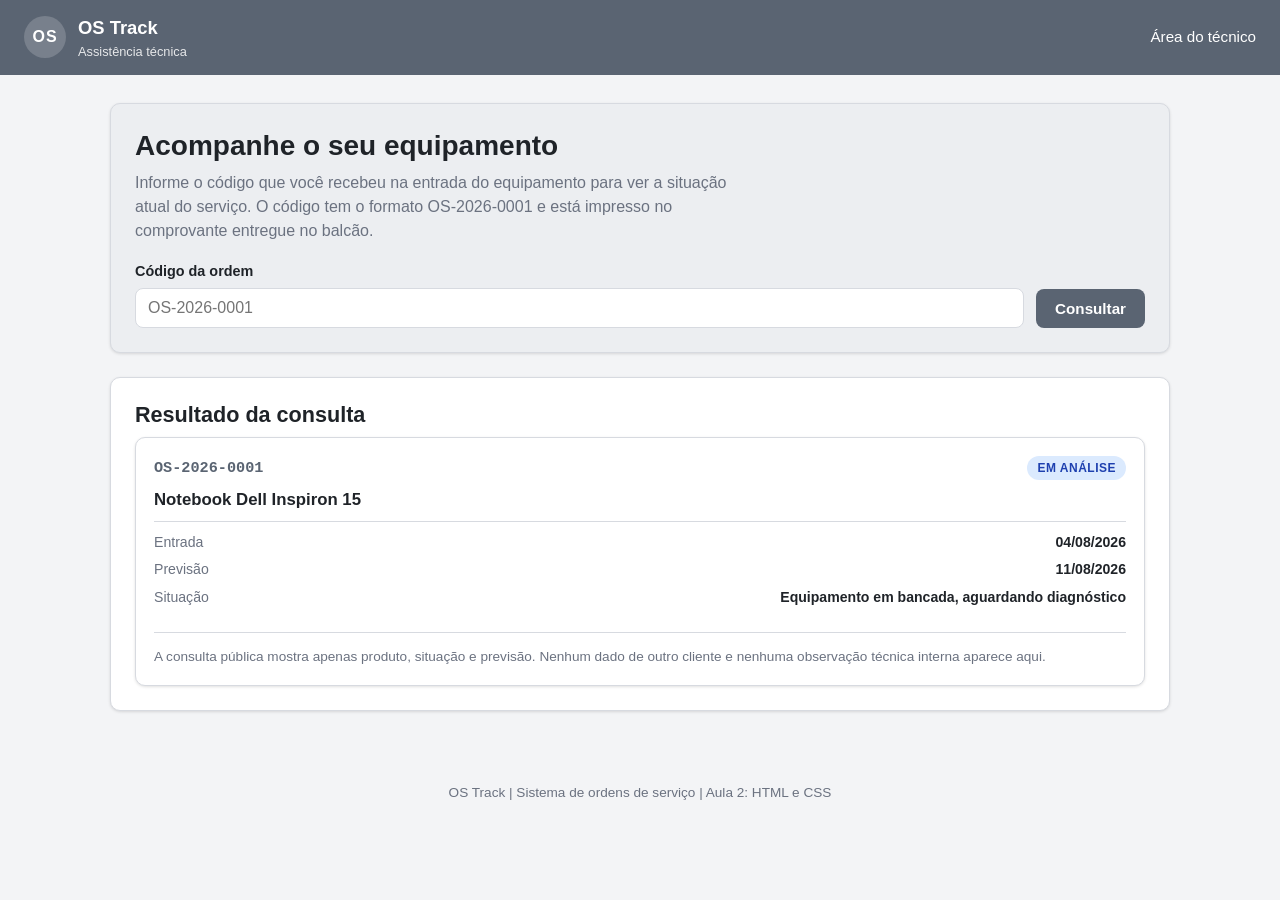
<file: public/index.html>
<!DOCTYPE html>
<html lang="pt-BR">
<head>
  <meta charset="UTF-8">
  <meta name="viewport" content="width=device-width, initial-scale=1.0">
  <title>Consulta de ordem de servico | OS Track</title>
  <link rel="stylesheet" href="css/style.css">
</head>
<body>

  <!--
    CABECALHO
    A tag header marca o topo da pagina. A tag nav marca um bloco de navegacao.
    Nenhuma das duas muda a aparencia sozinha: elas dizem ao navegador,
    ao leitor de tela e ao buscador qual e o papel daquele trecho.
  -->
  <header class="cabecalho">
    <div class="marca">
      <span class="marca-simbolo">OS</span>
      <div>
        <p class="marca-nome">OS Track</p>
        <p class="marca-slogan">Assistência técnica</p>
      </div>
    </div>
    <nav class="menu">
      <a href="login.html">Área do técnico</a>
    </nav>
  </header>

  <!--
    CONTEUDO PRINCIPAL
    A tag main marca o conteudo central da pagina. Existe apenas uma por documento.
  -->
  <main class="conteudo">

    <section class="bloco bloco-destaque">
      <h1>Acompanhe o seu equipamento</h1>
      <p class="texto-apoio">
        Informe o código que você recebeu na entrada do equipamento para ver a situação
        atual do serviço. O código tem o formato OS-2026-0001 e está impresso no
        comprovante entregue no balcão.
      </p>

      <!--
        FORMULARIO DE CONSULTA
        O atributo for da label aponta para o atributo id do input.
        Isso liga os dois: clicar no texto da label coloca o cursor no campo,
        e o leitor de tela anuncia o nome do campo corretamente.
      -->
      <form class="form-consulta">
        <div class="campo">
          <label for="codigo">Código da ordem</label>
          <input
            type="text"
            id="codigo"
            name="codigo"
            placeholder="OS-2026-0001"
            required>
        </div>
        <button type="submit" class="botao botao-principal">Consultar</button>
      </form>
    </section>

    <!--
      RESULTADO DA CONSULTA
      Nesta aula os dados sao fixos, escritos direto no HTML.
      Na aula 3 este bloco passa a ser gerado por JavaScript,
      e na aula 6 os dados passam a vir do banco de dados.
    -->
    <section class="bloco">
      <h2>Resultado da consulta</h2>

      <article class="cartao-resultado">
        <div class="cartao-topo">
          <span class="cartao-codigo">OS-2026-0001</span>
          <span class="etiqueta etiqueta-em-analise">em análise</span>
        </div>

        <h3 class="cartao-titulo">Notebook Dell Inspiron 15</h3>

        <dl class="lista-dados">
          <div class="linha-dado">
            <dt>Entrada</dt>
            <dd>04/08/2026</dd>
          </div>
          <div class="linha-dado">
            <dt>Previsão</dt>
            <dd>11/08/2026</dd>
          </div>
          <div class="linha-dado">
            <dt>Situação</dt>
            <dd>Equipamento em bancada, aguardando diagnóstico</dd>
          </div>
        </dl>

        <p class="observacao">
          A consulta pública mostra apenas produto, situação e previsão. Nenhum dado de
          outro cliente e nenhuma observação técnica interna aparece aqui.
        </p>
      </article>
    </section>

  </main>

  <footer class="rodape">
    <p>OS Track | Sistema de ordens de serviço | Aula 2: HTML e CSS</p>
  </footer>

</body>
</html>
</file>
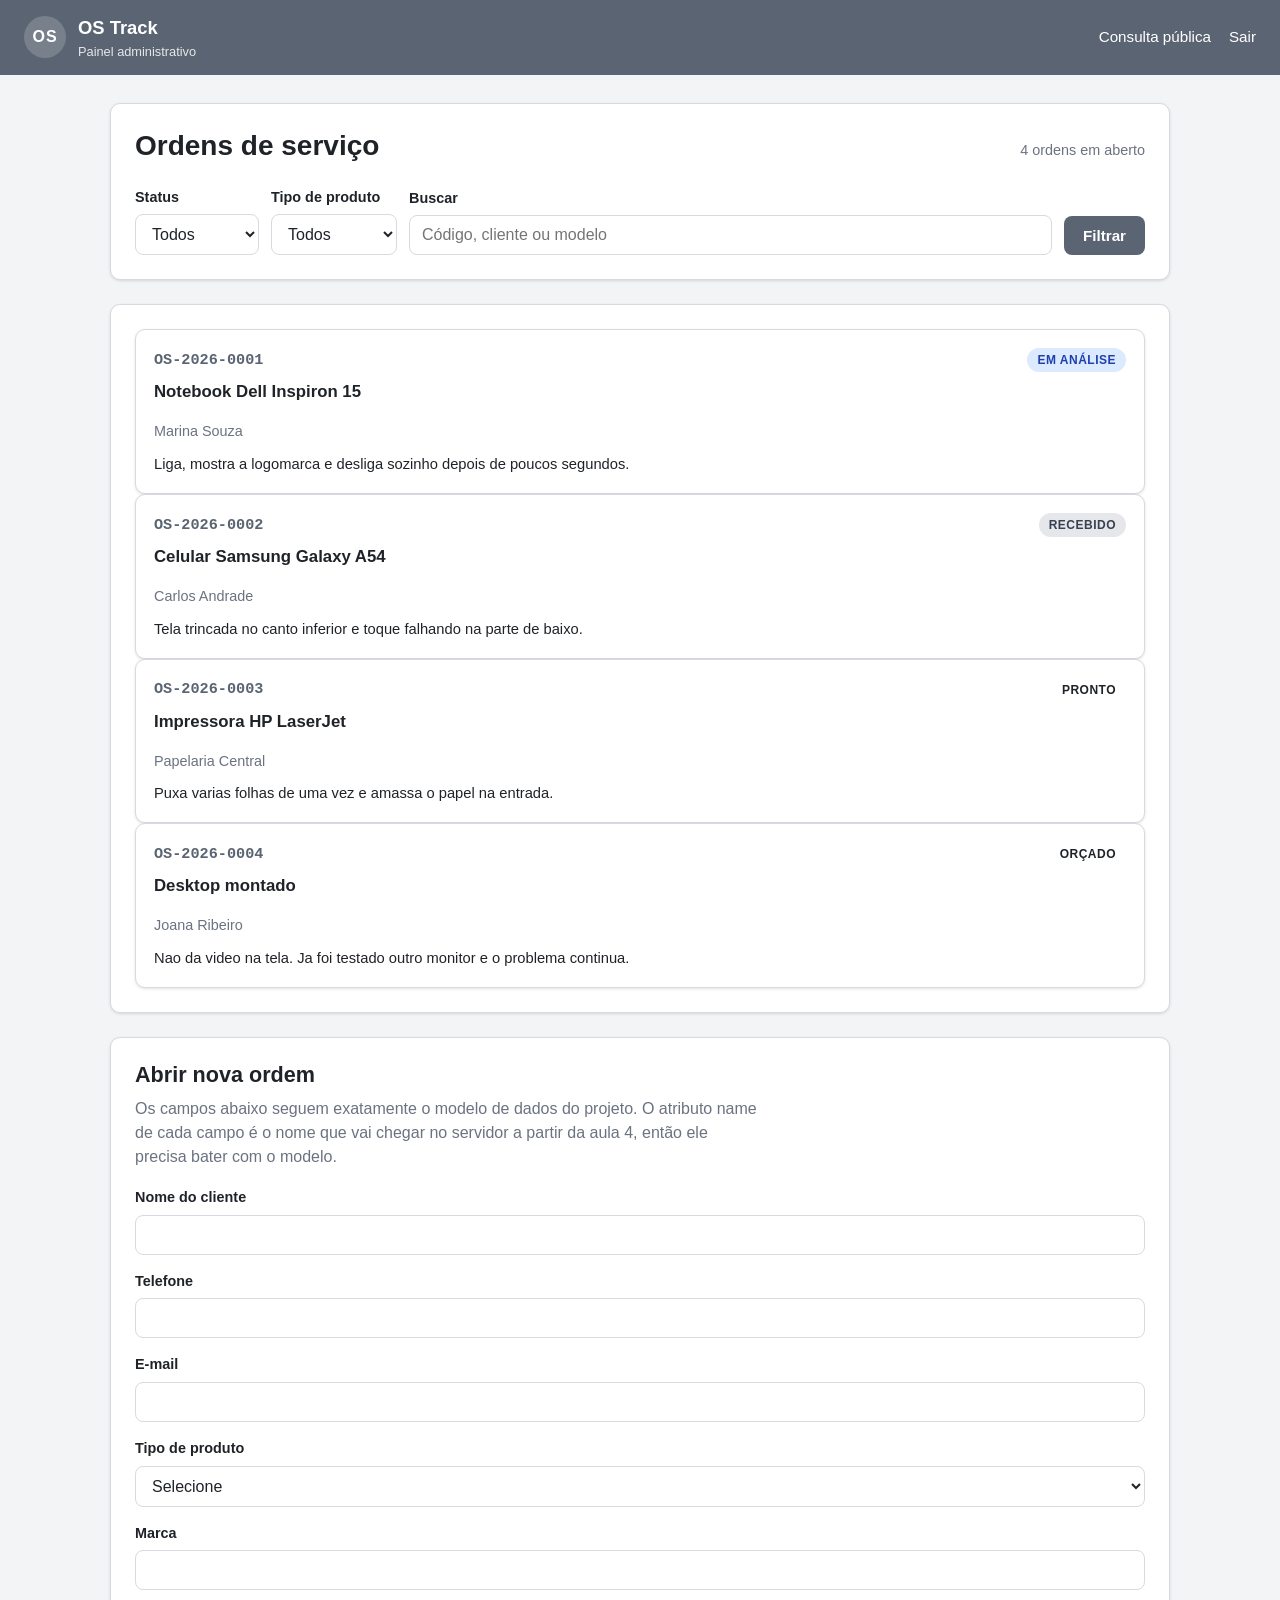
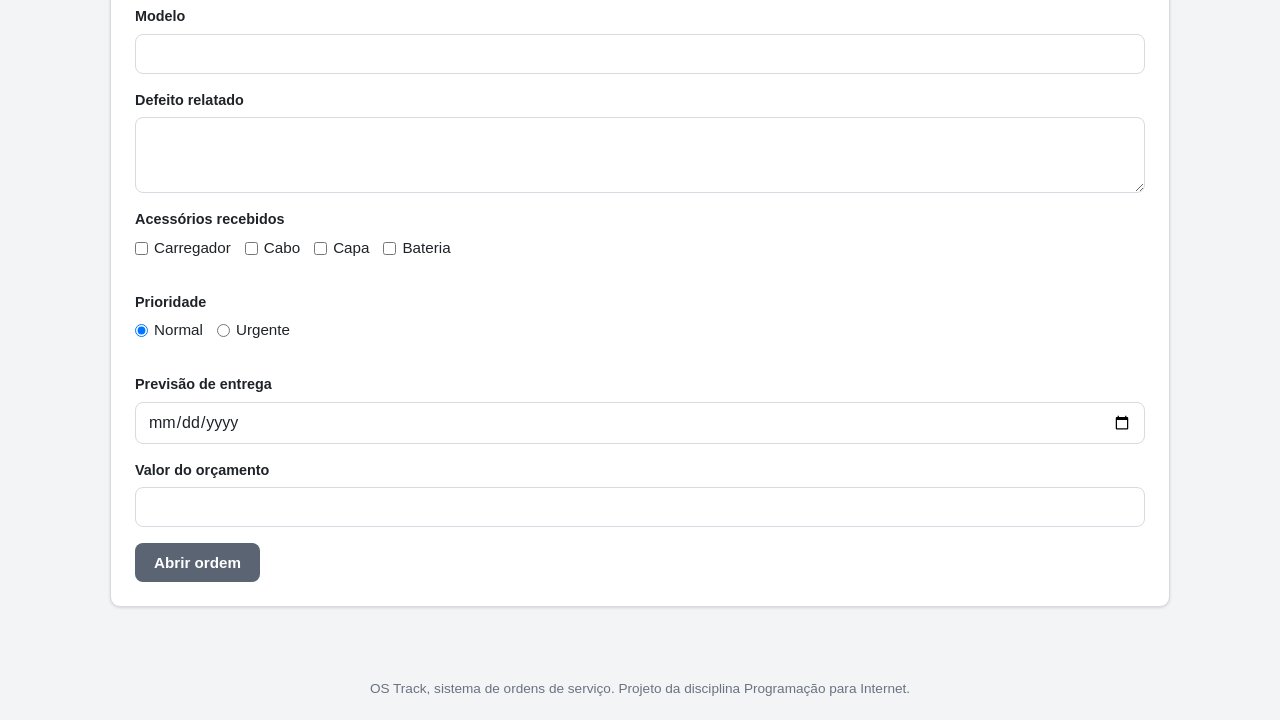
<file: public/admin.html>
<!DOCTYPE html>
<html lang="pt-BR">
<head>
  <meta charset="UTF-8">
  <meta name="viewport" content="width=device-width, initial-scale=1.0">
  <title>Painel administrativo | OS Track</title>
  <link rel="stylesheet" href="css/style.css">

  <!--
    ESTILO DA AULA 3
    Esta regra estiliza a mensagem que aparece quando o filtro nao encontra
    nenhuma ordem. Ela fica aqui dentro do admin.html de proposito, para voce
    nao precisar mexer no seu style.css e manter a sua identidade da aula 2.
  -->
  <style>
    .aviso-vazio {
      grid-column: 1 / -1;
      padding: 32px;
      text-align: center;
      color: #6b7280;
      background-color: #f9fafb;
      border: 1px dashed #d1d5db;
      border-radius: 12px;
      font-size: 15px;
    }
  </style>
</head>
<body>

  <header class="cabecalho">
    <div class="marca">
      <span class="marca-simbolo">OS</span>
      <div>
        <p class="marca-nome">OS Track</p>
        <p class="marca-slogan">Painel administrativo</p>
      </div>
    </div>
    <nav class="menu">
      <a href="index.html">Consulta pública</a>
      <a href="login.html" class="link-sair">Sair</a>
    </nav>
  </header>

  <main class="conteudo">

    <!--
      BARRA DE FILTROS
      Na aula 2 estes filtros eram apenas visuais, nao filtravam nada.
      Na aula 3 o filtro de status passa a funcionar de verdade, pelo admin.js.
      O filtro de tipo e a busca continuam so na interface por enquanto:
      eles ganham vida na aula 6, quando a listagem vier do banco de dados.
    -->
    <section class="bloco">
      <div class="titulo-secao">
        <h1>Ordens de serviço</h1>
        <span class="contador">4 ordens em aberto</span>
      </div>

      <form class="barra-filtros">
        <div class="campo">
          <label for="filtro-status">Status</label>
          <select id="filtro-status" name="status">
            <option value="">Todos</option>
            <option value="recebido">recebido</option>
            <option value="em-analise">em análise</option>
            <option value="orcado">orçado</option>
            <option value="aprovado">aprovado</option>
            <option value="recusado">recusado</option>
            <option value="pronto">pronto</option>
            <option value="entregue">entregue</option>
          </select>
        </div>

        <div class="campo">
          <label for="filtro-tipo">Tipo de produto</label>
          <select id="filtro-tipo" name="tipo">
            <option value="">Todos</option>
            <option value="notebook">notebook</option>
            <option value="desktop">desktop</option>
            <option value="celular">celular</option>
            <option value="impressora">impressora</option>
            <option value="outro">outro</option>
          </select>
        </div>

        <div class="campo campo-cresce">
          <label for="filtro-busca">Buscar</label>
          <input
            type="search"
            id="filtro-busca"
            name="busca"
            placeholder="Código, cliente ou modelo">
        </div>

        <button type="submit" class="botao botao-principal">Filtrar</button>
      </form>
    </section>

    <!--
      GRADE DE ORDENS

      Na aula 2 esta grade vinha cheia, com quatro cartoes escritos a mao aqui
      dentro. Na aula 3 ela comeca VAZIA: quem desenha os cartoes agora e o
      JavaScript, no arquivo js/admin.js, a partir de um array. Ao abrir a
      pagina, o admin.js preenche esta div sozinho.
    -->
    <section class="bloco">
      <div class="grade-ordens">
        <!-- vazio de proposito: o admin.js preenche esta div -->
      </div>
    </section>

    <!--
      FORMULARIO DE ABERTURA DE ORDEM
      Este formulario ja foi completado na aula 2. Nada muda nele hoje.
      Ele passa a enviar dados de verdade a partir da aula 4.
    -->
    <section class="bloco">
      <h2>Abrir nova ordem</h2>
      <p class="texto-apoio">
        Os campos abaixo seguem exatamente o modelo de dados do projeto. O atributo name
        de cada campo é o nome que vai chegar no servidor a partir da aula 4, então ele
        precisa bater com o modelo.
      </p>

      <form class="form-ordem">

        <div class="campo">
          <label for="cliente-nome">Nome do cliente</label>
          <input type="text" id="cliente-nome" name="cliente.nome" required>
        </div>

        <div class="campo">
          <label for="cliente-telefone">Telefone</label>
          <input type="tel" id="cliente-telefone" name="cliente.telefone" required>
        </div>

        <div class="campo">
          <label for="cliente-email">E-mail</label>
          <input type="email" id="cliente-email" name="cliente.email">
        </div>

        <div class="campo">
          <label for="produto-tipo">Tipo de produto</label>
          <select id="produto-tipo" name="produto.tipo" required>
            <option value="">Selecione</option>
            <option value="notebook">notebook</option>
            <option value="desktop">desktop</option>
            <option value="celular">celular</option>
            <option value="impressora">impressora</option>
            <option value="outro">outro</option>
          </select>
        </div>

        <div class="campo">
          <label for="produto-marca">Marca</label>
          <input type="text" id="produto-marca" name="produto.marca" required>
        </div>

        <div class="campo">
          <label for="produto-modelo">Modelo</label>
          <input type="text" id="produto-modelo" name="produto.modelo" required>
        </div>

        <div class="campo campo-largo">
          <label for="defeito-relatado">Defeito relatado</label>
          <textarea id="defeito-relatado" name="defeitoRelatado" rows="3" required></textarea>
        </div>

        <div class="campo campo-largo">
          <label>Acessórios recebidos</label>
          <div class="grupo-opcoes">
            <div class="opcao">
              <input type="checkbox" id="acessorio-carregador" name="acessorios" value="carregador">
              <label for="acessorio-carregador">Carregador</label>
            </div>
            <div class="opcao">
              <input type="checkbox" id="acessorio-cabo" name="acessorios" value="cabo">
              <label for="acessorio-cabo">Cabo</label>
            </div>
            <div class="opcao">
              <input type="checkbox" id="acessorio-capa" name="acessorios" value="capa">
              <label for="acessorio-capa">Capa</label>
            </div>
            <div class="opcao">
              <input type="checkbox" id="acessorio-bateria" name="acessorios" value="bateria">
              <label for="acessorio-bateria">Bateria</label>
            </div>
          </div>
        </div>

        <div class="campo campo-largo">
          <label>Prioridade</label>
          <div class="grupo-opcoes">
            <div class="opcao">
              <input type="radio" id="prioridade-normal" name="prioridade" value="normal" checked>
              <label for="prioridade-normal">Normal</label>
            </div>
            <div class="opcao">
              <input type="radio" id="prioridade-urgente" name="prioridade" value="urgente">
              <label for="prioridade-urgente">Urgente</label>
            </div>
          </div>
        </div>

        <div class="campo">
          <label for="data-previsao">Previsão de entrega</label>
          <input type="date" id="data-previsao" name="dataPrevisao">
        </div>

        <div class="campo">
          <label for="valor-orcamento">Valor do orçamento</label>
          <input type="number" id="valor-orcamento" name="valorOrcamento" step="0.01" min="0">
        </div>

        <div class="form-acoes">
          <button type="submit" class="botao botao-principal">Abrir ordem</button>
        </div>

      </form>
    </section>

  </main>

  <footer class="rodape">
    <p>OS Track, sistema de ordens de serviço. Projeto da disciplina Programação para Internet.</p>
  </footer>

  <!--
    LIGACAO DO JAVASCRIPT
    Esta linha liga o arquivo js/admin.js a esta pagina. Ela fica no fim, pouco
    antes do fecha body, para que o navegador leia todo o HTML acima antes de
    rodar o script. Assim o admin.js encontra a grade e o formulario prontos.
  -->
  <script src="js/admin.js"></script>

</body>
</html>
</file>
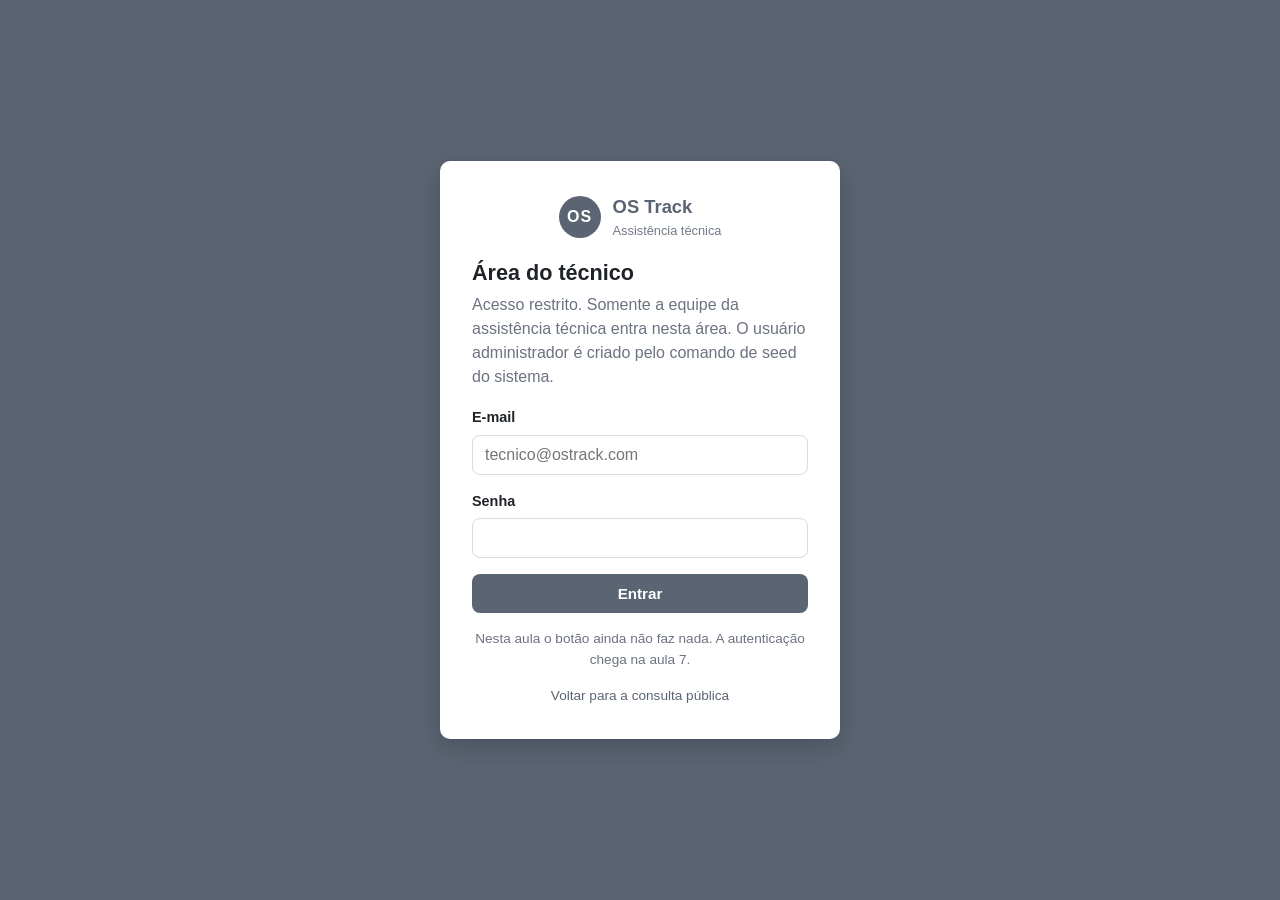
<file: public/login.html>
<!DOCTYPE html>
<html lang="pt-BR">
<head>
  <meta charset="UTF-8">
  <meta name="viewport" content="width=device-width, initial-scale=1.0">
  <title>Entrar | OS Track</title>
  <link rel="stylesheet" href="css/style.css">
</head>
<body class="pagina-login">

  <main class="caixa-login">

    <div class="marca marca-centralizada">
      <span class="marca-simbolo">OS</span>
      <div>
        <p class="marca-nome">OS Track</p>
        <p class="marca-slogan">Assistência técnica</p>
      </div>
    </div>

    <h1>Área do técnico</h1>
    <p class="texto-apoio">
      Acesso restrito. Somente a equipe da assistência técnica entra nesta área.
      O usuário administrador é criado pelo comando de seed do sistema.
    </p>

    <!--
      O tipo password esconde os caracteres digitados na tela.
      Isso e apenas visual: a protecao de verdade e o hash da senha no banco,
      que sera implementado na aula 7 com a biblioteca bcryptjs.
    -->
    <form class="form-login">
      <div class="campo">
        <label for="email">E-mail</label>
        <input
          type="email"
          id="email"
          name="email"
          placeholder="tecnico@ostrack.com"
          required>
      </div>

      <div class="campo">
        <label for="senha">Senha</label>
        <input
          type="password"
          id="senha"
          name="senha"
          minlength="6"
          required>
      </div>

      <button type="submit" class="botao botao-principal botao-largo">Entrar</button>
    </form>

    <p class="aviso-login">
      Nesta aula o botão ainda não faz nada. A autenticação chega na aula 7.
    </p>

    <p class="voltar">
      <a href="index.html">Voltar para a consulta pública</a>
    </p>

  </main>

</body>
</html>
</file>
<file: public/css/style.css>
/* ==========================================================================
   OS Track | Folha de estilo unica do sistema
   Aula 2: HTML e CSS

   Ordem do arquivo:
   1.  Variaveis (identidade visual)
   2.  Reset e base
   3.  Cabecalho e rodape
   4.  Blocos e titulos
   5.  Formularios
   6.  Botoes
   7.  Etiquetas de status
   8.  Cartoes
   9.  Grade de ordens
   10. Tela de login
   11. Responsividade
   ========================================================================== */


/* ==========================================================================
   1. VARIAVEIS
   Tudo que define a identidade visual do sistema mora aqui dentro.
   Trocar estes valores muda as tres telas ao mesmo tempo.

   TODO A: substitua os valores abaixo pela identidade da SUA assistencia tecnica.
   Os valores atuais sao propositalmente sem graca: um cinza neutro.
   Escolha uma cor primaria, uma cor primaria escura para o estado hover,
   e um par de fontes que combine com o negocio.
   Sugestao de ferramentas: coolors.co para a paleta, fonts.google.com para a fonte.
   ========================================================================== */
:root {
  /* Cores da marca */
  --cor-primaria: #5a6472;
  --cor-primaria-escura: #454d59;
  --cor-primaria-clara: #eceef1;

  /* Cores de superficie e texto */
  --cor-fundo: #f3f4f6;
  --cor-superficie: #ffffff;
  --cor-texto: #1f2328;
  --cor-texto-suave: #6b7280;
  --cor-borda: #d7dae0;

  /* Cor de acao destrutiva */
  --cor-perigo: #b3261e;

  /* Tipografia */
  --fonte-titulo: Arial, Helvetica, sans-serif;
  --fonte-texto: Arial, Helvetica, sans-serif;

  /* Medidas reaproveitadas */
  --raio: 10px;
  --espaco: 16px;
  --sombra: 0 1px 3px rgba(0, 0, 0, 0.12);
  --largura-maxima: 1100px;
}


/* ==========================================================================
   2. RESET E BASE
   A regra box-sizing: border-box faz padding e border entrarem na largura
   declarada do elemento. Sem ela, uma caixa de 300px com 20px de padding
   ocupa 340px na tela, e o layout quebra sem motivo aparente.
   ========================================================================== */
* {
  margin: 0;
  padding: 0;
  box-sizing: border-box;
}

body {
  font-family: var(--fonte-texto);
  font-size: 16px;
  line-height: 1.5;
  color: var(--cor-texto);
  background-color: var(--cor-fundo);
}

h1, h2, h3 {
  font-family: var(--fonte-titulo);
  line-height: 1.25;
}

h1 { font-size: 1.75rem; }
h2 { font-size: 1.35rem; }
h3 { font-size: 1.1rem; }

a {
  color: var(--cor-primaria);
  text-decoration: none;
}

a:hover {
  text-decoration: underline;
}

img {
  max-width: 100%;
  display: block;
}


/* ==========================================================================
   3. CABECALHO E RODAPE
   O cabecalho usa Flexbox: os itens ficam lado a lado, e justify-content
   com space-between empurra a marca para a esquerda e o menu para a direita.
   ========================================================================== */
.cabecalho {
  display: flex;
  align-items: center;
  justify-content: space-between;
  gap: var(--espaco);
  flex-wrap: wrap;

  padding: 14px 24px;
  background-color: var(--cor-primaria);
  color: #ffffff;
}

.marca {
  display: flex;
  align-items: center;
  gap: 12px;
}

.marca-simbolo {
  display: flex;
  align-items: center;
  justify-content: center;
  width: 42px;
  height: 42px;
  border-radius: 50%;
  background-color: rgba(255, 255, 255, 0.18);
  font-weight: bold;
  letter-spacing: 1px;
}

.marca-nome {
  font-family: var(--fonte-titulo);
  font-size: 1.15rem;
  font-weight: bold;
}

.marca-slogan {
  font-size: 0.8rem;
  opacity: 0.85;
}

.menu {
  display: flex;
  align-items: center;
  gap: 18px;
}

.menu a {
  color: #ffffff;
  font-size: 0.95rem;
}

.rodape {
  padding: 20px 24px;
  text-align: center;
  font-size: 0.85rem;
  color: var(--cor-texto-suave);
}


/* ==========================================================================
   4. BLOCOS E TITULOS
   ========================================================================== */
.conteudo {
  max-width: var(--largura-maxima);
  margin: 0 auto;
  padding: 28px 20px;
}

.bloco {
  background-color: var(--cor-superficie);
  border: 1px solid var(--cor-borda);
  border-radius: var(--raio);
  box-shadow: var(--sombra);
  padding: 24px;
  margin-bottom: 24px;
}

.bloco-destaque {
  background-color: var(--cor-primaria-clara);
}

.bloco h1,
.bloco h2 {
  margin-bottom: 8px;
}

.titulo-secao {
  display: flex;
  align-items: baseline;
  justify-content: space-between;
  gap: 12px;
  flex-wrap: wrap;
  margin-bottom: 16px;
}

.contador {
  font-size: 0.9rem;
  color: var(--cor-texto-suave);
}

.texto-apoio {
  color: var(--cor-texto-suave);
  margin-bottom: 18px;
  max-width: 70ch;
}

.observacao {
  margin-top: 14px;
  padding-top: 14px;
  border-top: 1px solid var(--cor-borda);
  font-size: 0.85rem;
  color: var(--cor-texto-suave);
}


/* ==========================================================================
   5. FORMULARIOS
   ========================================================================== */
.campo {
  display: flex;
  flex-direction: column;
  gap: 6px;
  margin-bottom: 16px;
}

.campo label {
  font-size: 0.9rem;
  font-weight: bold;
}

input,
select,
textarea {
  font-family: inherit;
  font-size: 1rem;
  color: var(--cor-texto);
  padding: 10px 12px;
  border: 1px solid var(--cor-borda);
  border-radius: 8px;
  background-color: var(--cor-superficie);
}

input:focus,
select:focus,
textarea:focus {
  outline: 2px solid var(--cor-primaria);
  outline-offset: 1px;
}

textarea {
  resize: vertical;
}

fieldset {
  border: 1px solid var(--cor-borda);
  border-radius: var(--raio);
  padding: 18px;
  margin-bottom: 20px;
}

legend {
  padding: 0 8px;
  font-weight: bold;
  font-size: 0.95rem;
  color: var(--cor-primaria);
}

/* Grupo de checkboxes e de radios.
   Aqui a direcao e horizontal, e nao vertical como no campo comum. */
.grupo-opcoes {
  display: flex;
  flex-wrap: wrap;
  gap: 14px;
  margin-bottom: 16px;
}

.opcao {
  display: flex;
  align-items: center;
  gap: 6px;
}

.opcao input {
  width: auto;
  margin: 0;
}

.opcao label {
  font-weight: normal;
  font-size: 0.95rem;
}

/* Formulario de consulta publica: campo e botao lado a lado */
.form-consulta {
  display: flex;
  align-items: flex-end;
  gap: 12px;
  flex-wrap: wrap;
}

.form-consulta .campo {
  flex: 1 1 240px;
  margin-bottom: 0;
}

/* Barra de filtros do painel */
.barra-filtros {
  display: flex;
  align-items: flex-end;
  gap: 12px;
  flex-wrap: wrap;
}

.barra-filtros .campo {
  margin-bottom: 0;
}

.campo-cresce {
  flex: 1 1 220px;
}

.acoes-form {
  display: flex;
  gap: 12px;
}


/* ==========================================================================
   6. BOTOES
   ========================================================================== */
.botao {
  font-family: inherit;
  font-size: 0.95rem;
  font-weight: bold;
  padding: 10px 18px;
  border: 1px solid transparent;
  border-radius: 8px;
  cursor: pointer;
}

.botao-principal {
  background-color: var(--cor-primaria);
  color: #ffffff;
}

.botao-principal:hover {
  background-color: var(--cor-primaria-escura);
}

.botao-secundario {
  background-color: transparent;
  color: var(--cor-primaria);
  border-color: var(--cor-borda);
}

.botao-secundario:hover {
  background-color: var(--cor-primaria-clara);
}

.botao-perigo {
  background-color: transparent;
  color: var(--cor-perigo);
  border-color: var(--cor-perigo);
}

.botao-perigo:hover {
  background-color: var(--cor-perigo);
  color: #ffffff;
}

.botao-largo {
  width: 100%;
}


/* ==========================================================================
   7. ETIQUETAS DE STATUS
   A etiqueta e o unico ponto do sistema em que a cor carrega informacao.
   Duas ja estao prontas como exemplo.

   TODO B: escreva as cinco regras que faltam, seguindo o mesmo padrao das
   duas primeiras. Uma sugestao de logica de cores, que voce pode trocar:
   orcado e aprovado em tons de andamento, recusado em vermelho,
   pronto e entregue em verde.
   Classes que faltam:
   .etiqueta-orcado
   .etiqueta-aprovado
   .etiqueta-recusado
   .etiqueta-pronto
   .etiqueta-entregue
   ========================================================================== */
.etiqueta {
  display: inline-block;
  padding: 3px 10px;
  border-radius: 999px;
  font-size: 0.75rem;
  font-weight: bold;
  text-transform: uppercase;
  letter-spacing: 0.5px;
  white-space: nowrap;
}

.etiqueta-recebido {
  background-color: #e5e7eb;
  color: #374151;
}

.etiqueta-em-analise {
  background-color: #dbeafe;
  color: #1e40af;
}


/* ==========================================================================
   8. CARTOES
   ========================================================================== */
.cartao-ordem,
.cartao-resultado {
  display: flex;
  flex-direction: column;
  gap: 10px;

  background-color: var(--cor-superficie);
  border: 1px solid var(--cor-borda);
  border-radius: var(--raio);
  box-shadow: var(--sombra);
  padding: 18px;
}

.cartao-topo {
  display: flex;
  align-items: center;
  justify-content: space-between;
  gap: 10px;
}

.cartao-codigo {
  font-family: "Courier New", monospace;
  font-weight: bold;
  font-size: 0.95rem;
  color: var(--cor-primaria);
}

.cartao-titulo {
  font-size: 1.05rem;
}

.cartao-cliente {
  font-size: 0.9rem;
  color: var(--cor-texto-suave);
}

.cartao-defeito {
  font-size: 0.92rem;
}

.lista-dados {
  display: flex;
  flex-direction: column;
  gap: 6px;
  padding-top: 10px;
  border-top: 1px solid var(--cor-borda);
}

.linha-dado {
  display: flex;
  justify-content: space-between;
  gap: 12px;
  font-size: 0.88rem;
}

.linha-dado dt {
  color: var(--cor-texto-suave);
}

.linha-dado dd {
  text-align: right;
  font-weight: bold;
}

.cartao-acoes {
  display: flex;
  gap: 10px;
  margin-top: 4px;
}

.cartao-acoes .botao {
  flex: 1;
  padding: 8px 12px;
  font-size: 0.88rem;
}


/* ==========================================================================
   9. GRADE DE ORDENS

   TODO C: transforme a div com a classe grade-ordens em uma grade.
   Sem esta regra os cartoes ficam empilhados, um embaixo do outro.
   O que a regra precisa ter:
   display: grid;
   gap: 18px;
   grid-template-columns: repeat(auto-fill, minmax(280px, 1fr));

   A funcao minmax diz que cada coluna tem no minimo 280px e no maximo
   uma fracao igual do espaco livre. O valor auto-fill diz ao navegador
   para criar quantas colunas couberem. Junto, isso da uma grade que se
   reorganiza sozinha, sem media query nenhuma.
   ========================================================================== */
.grade-ordens {
  /* escreva a regra aqui */
}


/* ==========================================================================
   10. TELA DE LOGIN
   ========================================================================== */
.pagina-login {
  display: flex;
  align-items: center;
  justify-content: center;
  min-height: 100vh;
  padding: 20px;
  background-color: var(--cor-primaria);
}

.caixa-login {
  width: 100%;
  max-width: 400px;
  background-color: var(--cor-superficie);
  border-radius: var(--raio);
  box-shadow: 0 8px 24px rgba(0, 0, 0, 0.18);
  padding: 32px;
}

.marca-centralizada {
  justify-content: center;
  margin-bottom: 20px;
  color: var(--cor-primaria);
}

.marca-centralizada .marca-simbolo {
  background-color: var(--cor-primaria);
  color: #ffffff;
}

.caixa-login h1 {
  font-size: 1.35rem;
  margin-bottom: 6px;
}

.aviso-login,
.voltar {
  margin-top: 16px;
  font-size: 0.85rem;
  color: var(--cor-texto-suave);
  text-align: center;
}


/* ==========================================================================
   11. RESPONSIVIDADE

   TODO D: escreva a media query para telas de ate 640px.
   O que ela precisa ajustar, no minimo:
   a) o cabecalho passa a empilhar a marca e o menu
      .cabecalho { flex-direction: column; align-items: flex-start; }
   b) o formulario de consulta passa a ocupar a largura toda
      .form-consulta .botao { width: 100%; }
   c) o padding do bloco diminui para 16px

   Estrutura da media query:
   @media (max-width: 640px) {
     seletor { propriedade: valor; }
   }

   Teste com a ferramenta de dispositivo do navegador: tecla F12,
   depois o icone de celular e tablet no canto superior da janela.
   ========================================================================== */
</file>
